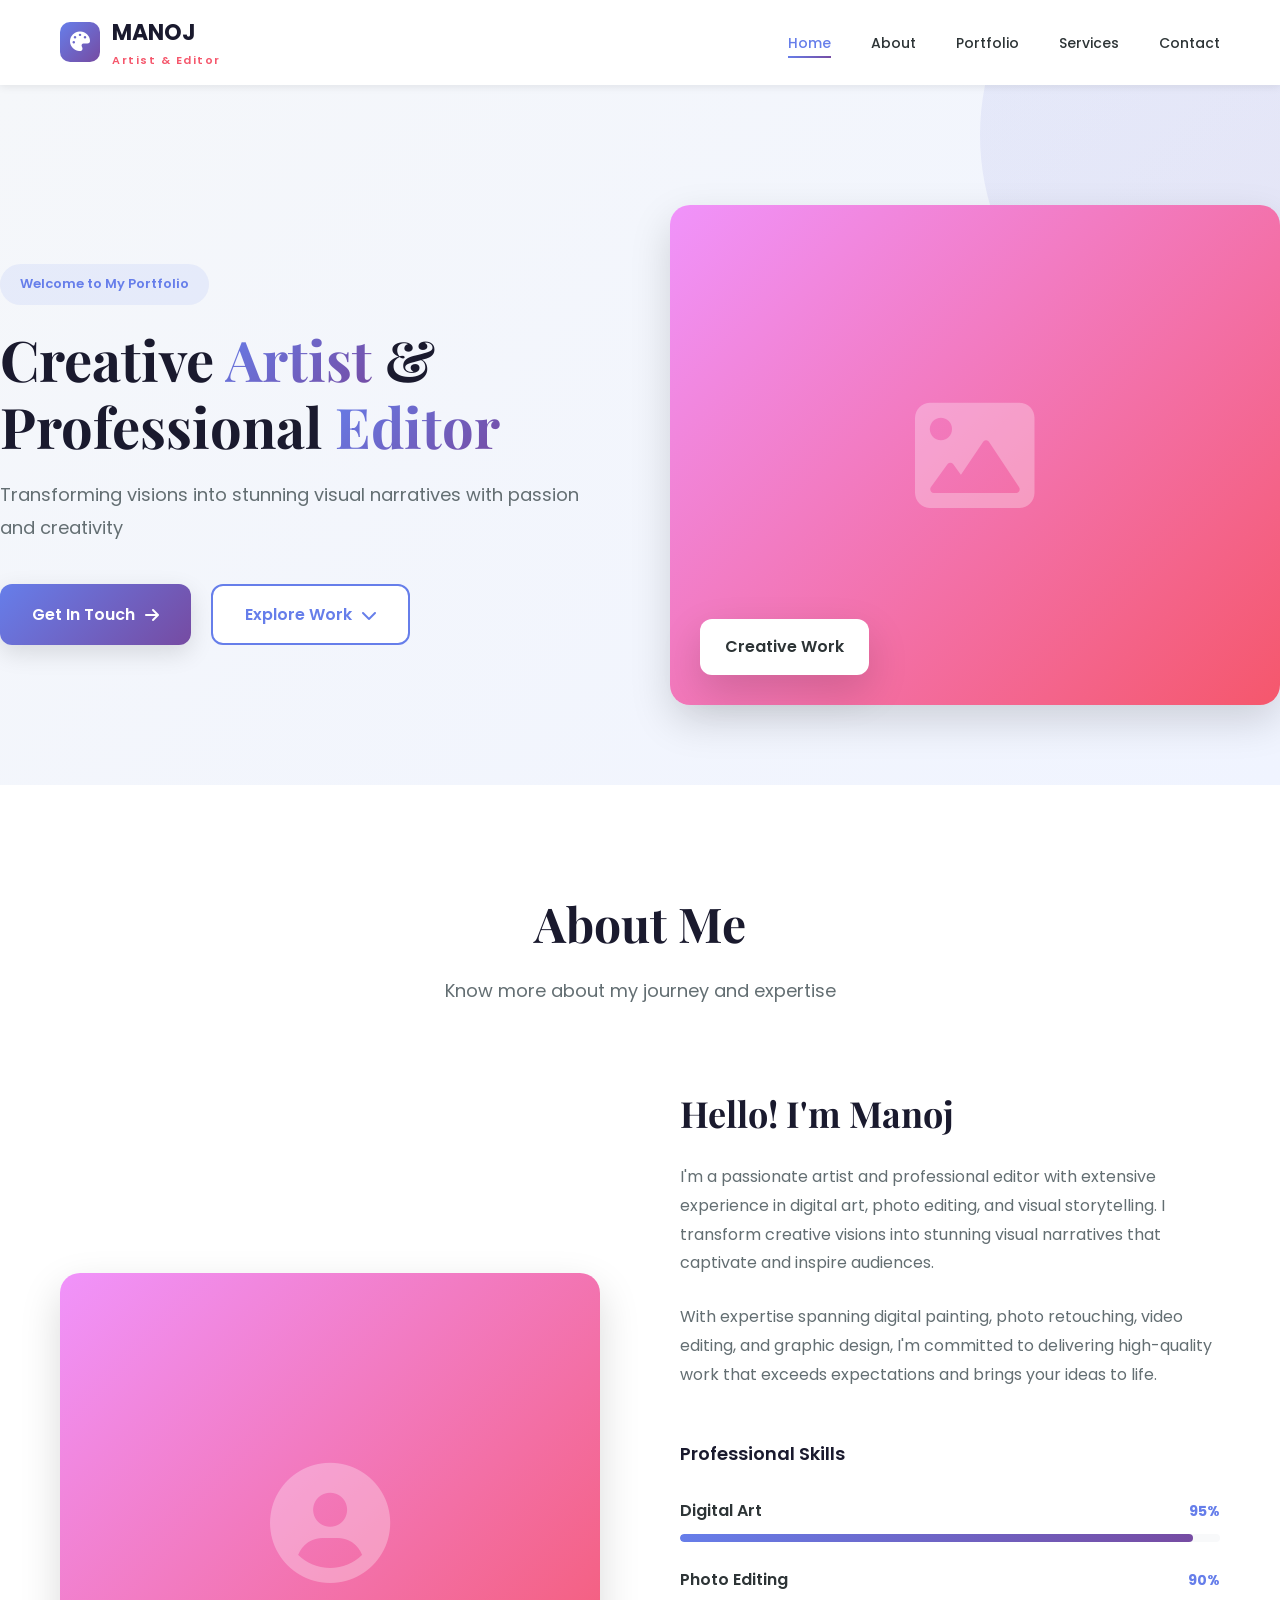
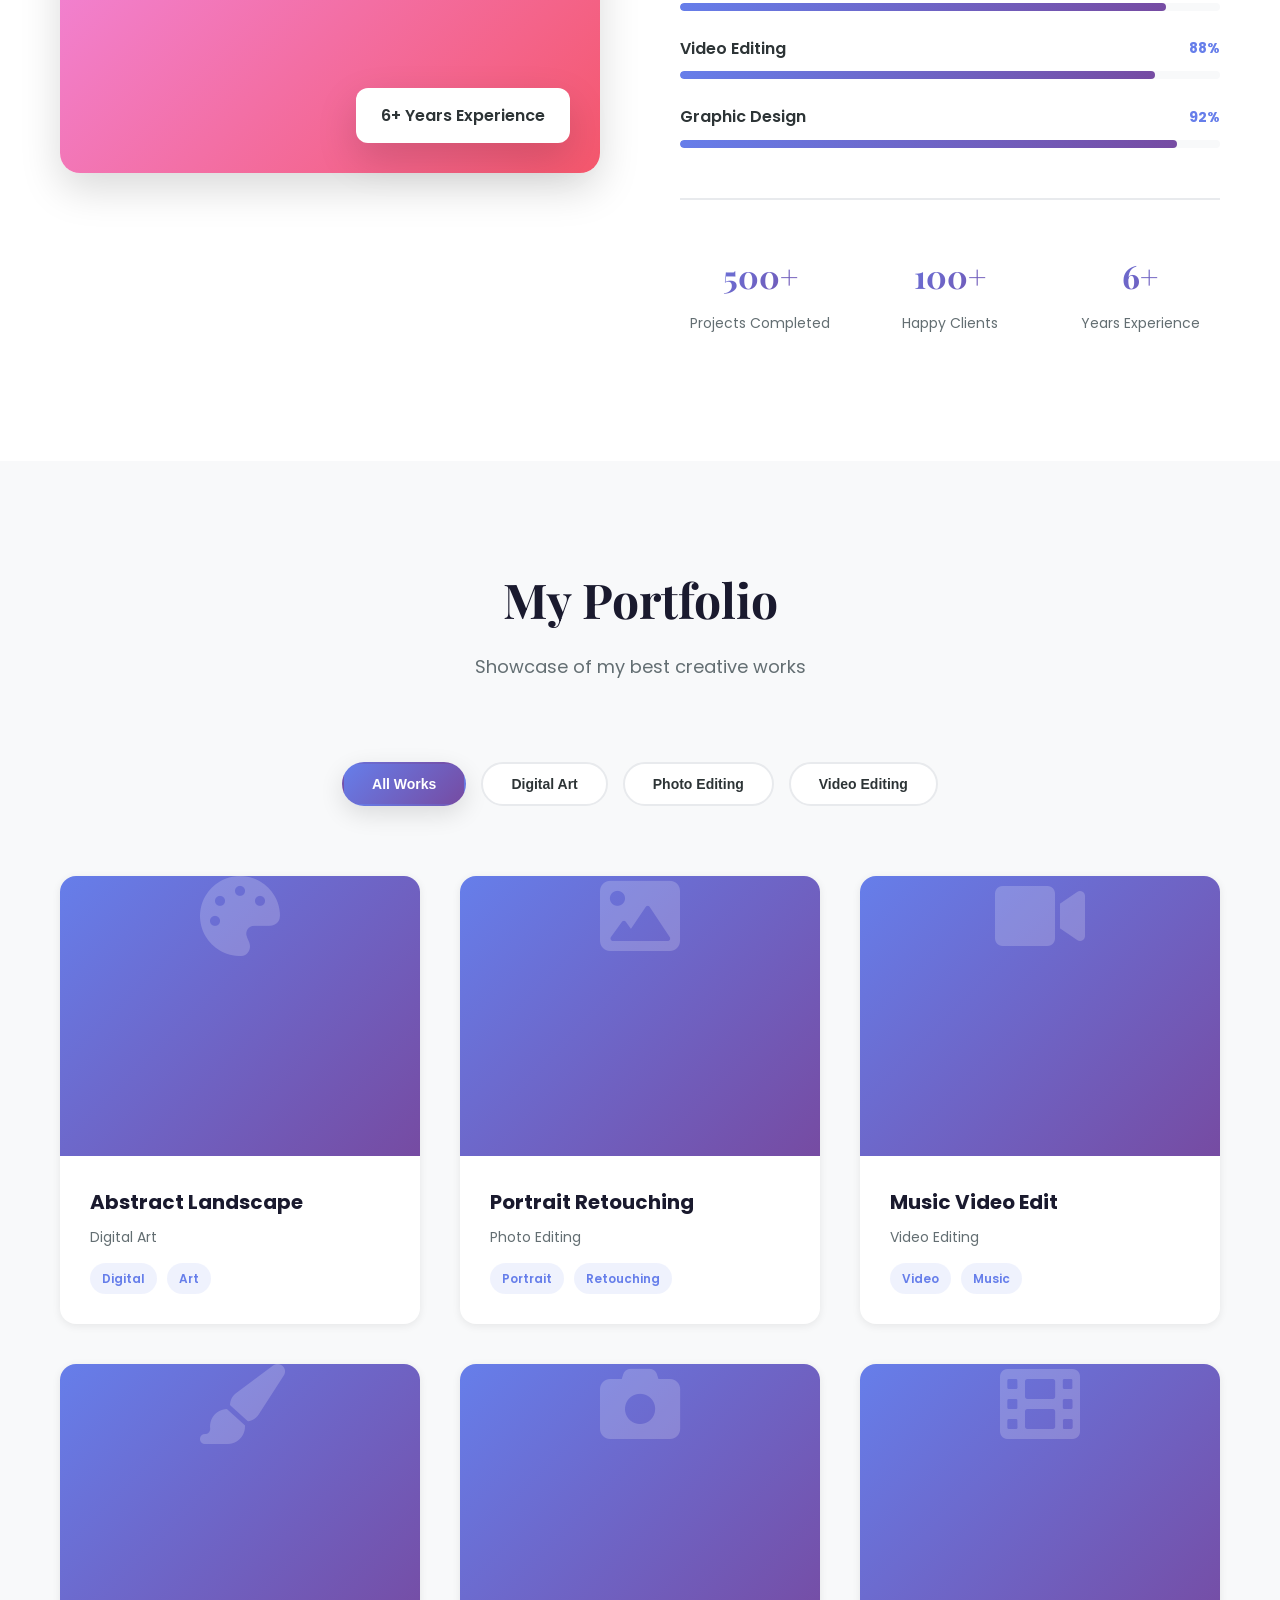
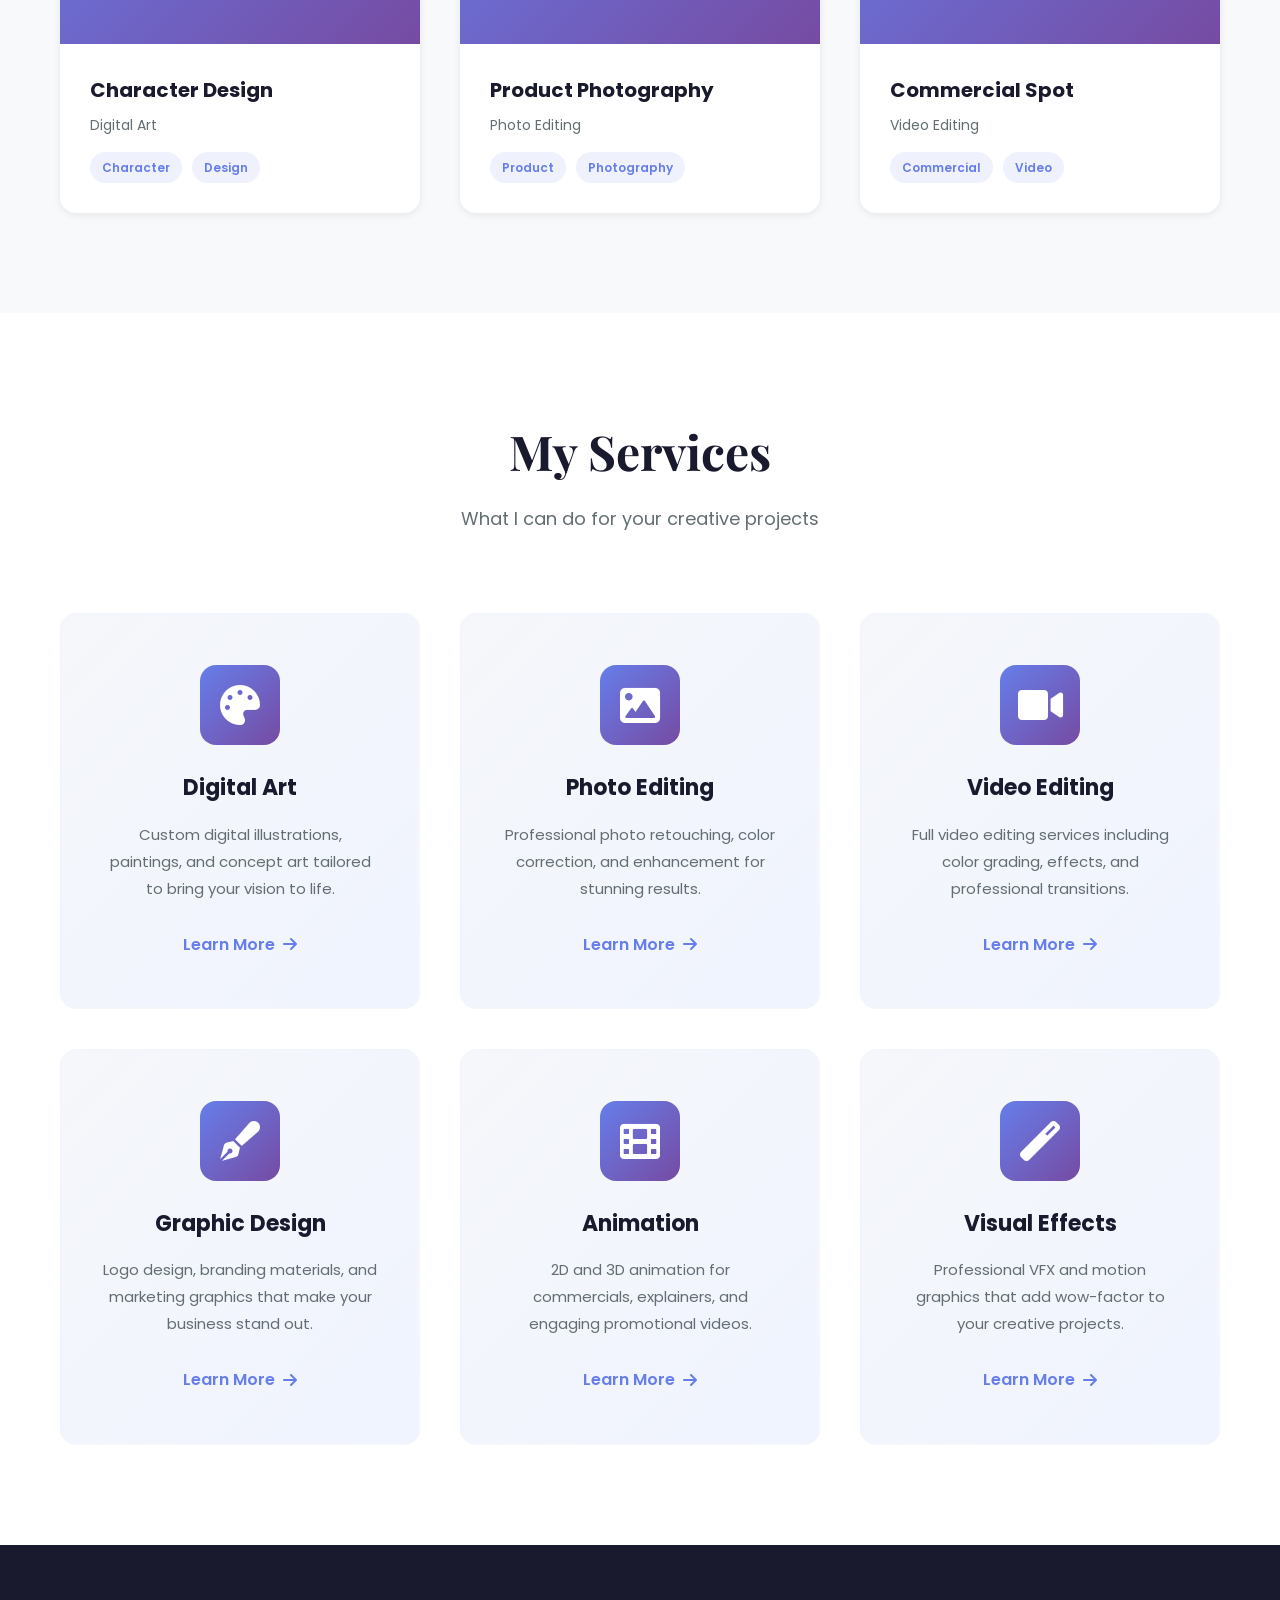
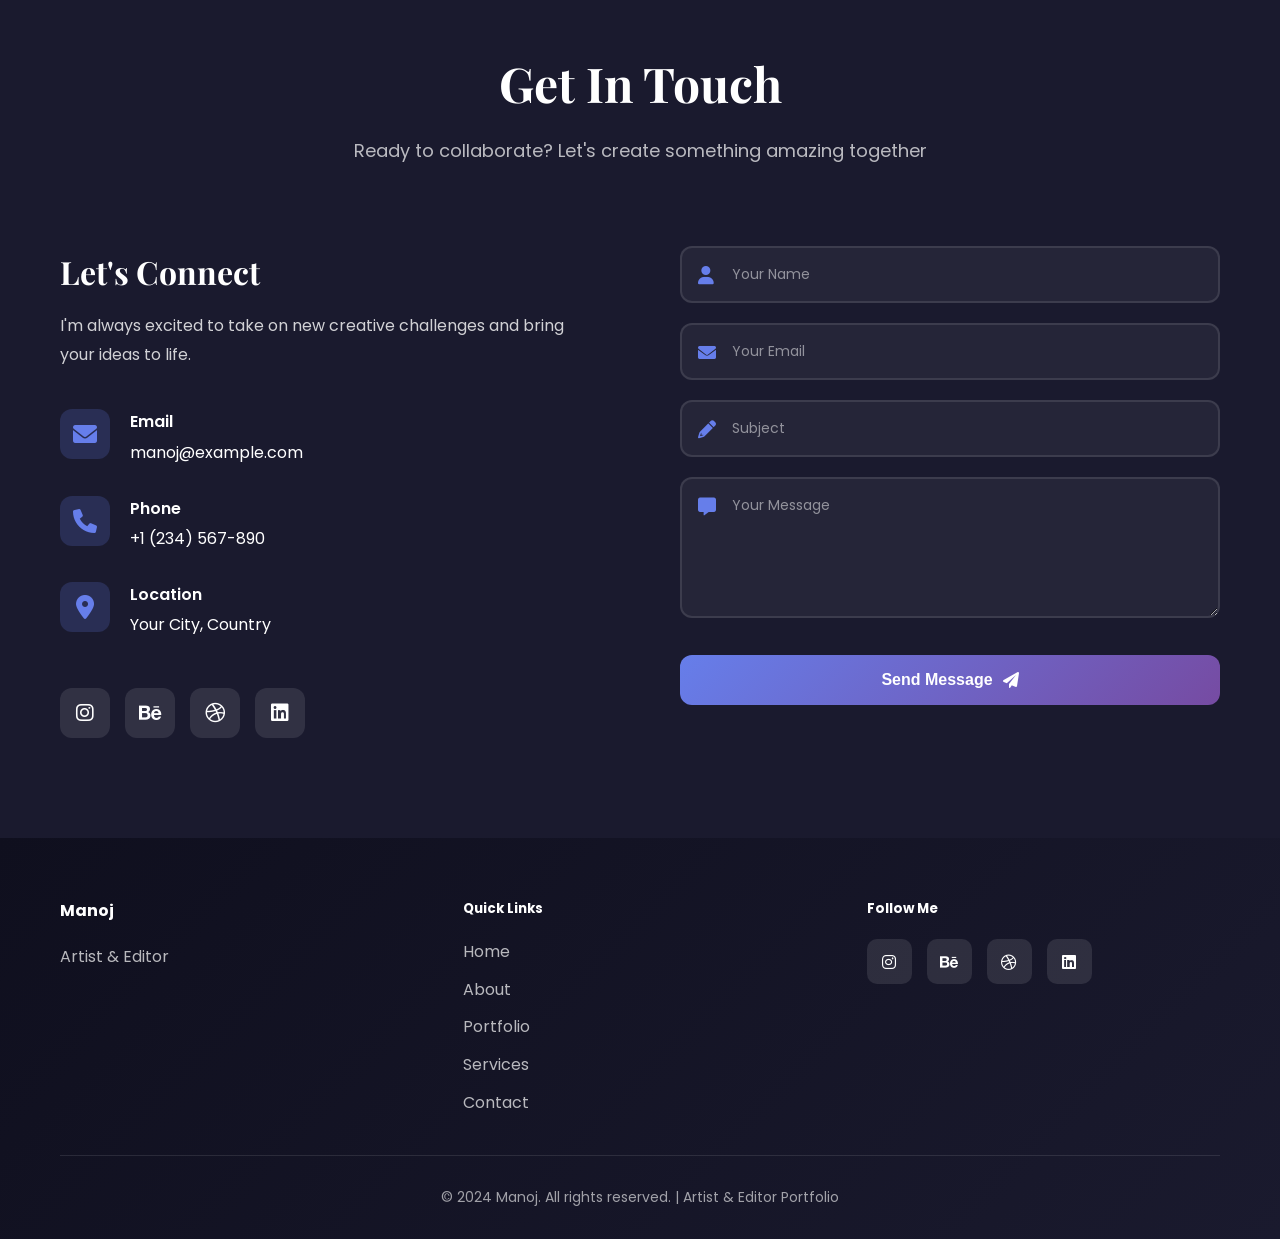
<file: portfolio.html>
<!DOCTYPE html>
<html lang="en">
<head>
    <meta charset="UTF-8">
    <meta name="viewport" content="width=device-width, initial-scale=1.0">
    <title>Manoj - Artist & Editor Portfolio</title>
    <link rel="stylesheet" href="portfolio-styles.css">
    <link rel="stylesheet" href="https://cdnjs.cloudflare.com/ajax/libs/font-awesome/6.0.0/css/all.min.css">
    <link href="https://fonts.googleapis.com/css2?family=Poppins:wght@300;400;500;600;700&family=Playfair+Display:wght@700&display=swap" rel="stylesheet">
</head>
<body>
    <!-- Navigation -->
    <nav class="navbar">
        <div class="container">
            <div class="nav-brand">
                <div class="brand-icon">
                    <i class="fas fa-palette"></i>
                </div>
                <div class="brand-text">
                    <h1>MANOJ</h1>
                    <p>Artist & Editor</p>
                </div>
            </div>
            <ul class="nav-menu">
                <li><a href="#home" class="nav-link active">Home</a></li>
                <li><a href="#about" class="nav-link">About</a></li>
                <li><a href="#portfolio" class="nav-link">Portfolio</a></li>
                <li><a href="#services" class="nav-link">Services</a></li>
                <li><a href="#contact" class="nav-link">Contact</a></li>
            </ul>
            <div class="hamburger">
                <span></span>
                <span></span>
                <span></span>
            </div>
        </div>
    </nav>

    <!-- Hero Section -->
    <section id="home" class="hero">
        <div class="hero-content">
            <span class="hero-badge">Welcome to My Portfolio</span>
            <h1 class="hero-title">Creative <span class="gradient-text">Artist</span> & Professional <span class="gradient-text">Editor</span></h1>
            <p class="hero-subtitle">Transforming visions into stunning visual narratives with passion and creativity</p>
            <div class="hero-buttons">
                <button class="cta-button btn-primary" id="ctaBtn">
                    <span>Get In Touch</span>
                    <i class="fas fa-arrow-right"></i>
                </button>
                <button class="cta-button btn-secondary" id="scrollBtn">
                    <span>Explore Work</span>
                    <i class="fas fa-chevron-down"></i>
                </button>
            </div>
        </div>
        <div class="hero-image">
            <div class="floating-card">
                <div class="placeholder-image">
                    <i class="fas fa-image"></i>
                </div>
                <div class="floating-badge">Creative Work</div>
            </div>
        </div>
        <div class="hero-decoration"></div>
    </section>

    <!-- About Section -->
    <section id="about" class="about">
        <div class="container">
            <div class="section-header">
                <h2 class="section-title">About Me</h2>
                <p class="section-subtitle">Know more about my journey and expertise</p>
            </div>
            <div class="about-content">
                <div class="about-image">
                    <div class="image-wrapper">
                        <div class="placeholder-image">
                            <i class="fas fa-user-circle"></i>
                        </div>
                        <div class="image-badge">6+ Years Experience</div>
                    </div>
                </div>
                <div class="about-text">
                    <h3>Hello! I'm Manoj</h3>
                    <p>
                        I'm a passionate artist and professional editor with extensive experience in digital art, 
                        photo editing, and visual storytelling. I transform creative visions into stunning visual 
                        narratives that captivate and inspire audiences.
                    </p>
                    <p>
                        With expertise spanning digital painting, photo retouching, video editing, and graphic design, 
                        I'm committed to delivering high-quality work that exceeds expectations and brings your ideas to life.
                    </p>
                    
                    <div class="skills">
                        <h4>Professional Skills</h4>
                        <div class="skills-list">
                            <div class="skill-item">
                                <div class="skill-header">
                                    <span class="skill-name">Digital Art</span>
                                    <span class="skill-percent">95%</span>
                                </div>
                                <div class="skill-bar">
                                    <div class="skill-progress" style="width: 95%"></div>
                                </div>
                            </div>
                            <div class="skill-item">
                                <div class="skill-header">
                                    <span class="skill-name">Photo Editing</span>
                                    <span class="skill-percent">90%</span>
                                </div>
                                <div class="skill-bar">
                                    <div class="skill-progress" style="width: 90%"></div>
                                </div>
                            </div>
                            <div class="skill-item">
                                <div class="skill-header">
                                    <span class="skill-name">Video Editing</span>
                                    <span class="skill-percent">88%</span>
                                </div>
                                <div class="skill-bar">
                                    <div class="skill-progress" style="width: 88%"></div>
                                </div>
                            </div>
                            <div class="skill-item">
                                <div class="skill-header">
                                    <span class="skill-name">Graphic Design</span>
                                    <span class="skill-percent">92%</span>
                                </div>
                                <div class="skill-bar">
                                    <div class="skill-progress" style="width: 92%"></div>
                                </div>
                            </div>
                        </div>
                    </div>

                    <div class="stats">
                        <div class="stat-item">
                            <h4>500+</h4>
                            <p>Projects Completed</p>
                        </div>
                        <div class="stat-item">
                            <h4>100+</h4>
                            <p>Happy Clients</p>
                        </div>
                        <div class="stat-item">
                            <h4>6+</h4>
                            <p>Years Experience</p>
                        </div>
                    </div>
                </div>
            </div>
        </div>
    </section>

    <!-- Portfolio Section -->
    <section id="portfolio" class="portfolio">
        <div class="container">
            <div class="section-header">
                <h2 class="section-title">My Portfolio</h2>
                <p class="section-subtitle">Showcase of my best creative works</p>
            </div>
            
            <div class="portfolio-filter">
                <button class="filter-btn active" data-filter="all">All Works</button>
                <button class="filter-btn" data-filter="digital-art">Digital Art</button>
                <button class="filter-btn" data-filter="photo-editing">Photo Editing</button>
                <button class="filter-btn" data-filter="video">Video Editing</button>
            </div>

            <div class="portfolio-grid">
                <div class="portfolio-item" data-category="digital-art">
                    <div class="portfolio-image">
                        <div class="placeholder-portfolio">
                            <i class="fas fa-palette"></i>
                        </div>
                        <div class="portfolio-overlay">
                            <button class="view-btn"><i class="fas fa-search-plus"></i></button>
                        </div>
                    </div>
                    <div class="portfolio-info">
                        <h3>Abstract Landscape</h3>
                        <p>Digital Art</p>
                        <div class="portfolio-tags">
                            <span>Digital</span>
                            <span>Art</span>
                        </div>
                    </div>
                </div>

                <div class="portfolio-item" data-category="photo-editing">
                    <div class="portfolio-image">
                        <div class="placeholder-portfolio">
                            <i class="fas fa-image"></i>
                        </div>
                        <div class="portfolio-overlay">
                            <button class="view-btn"><i class="fas fa-search-plus"></i></button>
                        </div>
                    </div>
                    <div class="portfolio-info">
                        <h3>Portrait Retouching</h3>
                        <p>Photo Editing</p>
                        <div class="portfolio-tags">
                            <span>Portrait</span>
                            <span>Retouching</span>
                        </div>
                    </div>
                </div>

                <div class="portfolio-item" data-category="video">
                    <div class="portfolio-image">
                        <div class="placeholder-portfolio">
                            <i class="fas fa-video"></i>
                        </div>
                        <div class="portfolio-overlay">
                            <button class="view-btn"><i class="fas fa-search-plus"></i></button>
                        </div>
                    </div>
                    <div class="portfolio-info">
                        <h3>Music Video Edit</h3>
                        <p>Video Editing</p>
                        <div class="portfolio-tags">
                            <span>Video</span>
                            <span>Music</span>
                        </div>
                    </div>
                </div>

                <div class="portfolio-item" data-category="digital-art">
                    <div class="portfolio-image">
                        <div class="placeholder-portfolio">
                            <i class="fas fa-paintbrush"></i>
                        </div>
                        <div class="portfolio-overlay">
                            <button class="view-btn"><i class="fas fa-search-plus"></i></button>
                        </div>
                    </div>
                    <div class="portfolio-info">
                        <h3>Character Design</h3>
                        <p>Digital Art</p>
                        <div class="portfolio-tags">
                            <span>Character</span>
                            <span>Design</span>
                        </div>
                    </div>
                </div>

                <div class="portfolio-item" data-category="photo-editing">
                    <div class="portfolio-image">
                        <div class="placeholder-portfolio">
                            <i class="fas fa-camera"></i>
                        </div>
                        <div class="portfolio-overlay">
                            <button class="view-btn"><i class="fas fa-search-plus"></i></button>
                        </div>
                    </div>
                    <div class="portfolio-info">
                        <h3>Product Photography</h3>
                        <p>Photo Editing</p>
                        <div class="portfolio-tags">
                            <span>Product</span>
                            <span>Photography</span>
                        </div>
                    </div>
                </div>

                <div class="portfolio-item" data-category="video">
                    <div class="portfolio-image">
                        <div class="placeholder-portfolio">
                            <i class="fas fa-film"></i>
                        </div>
                        <div class="portfolio-overlay">
                            <button class="view-btn"><i class="fas fa-search-plus"></i></button>
                        </div>
                    </div>
                    <div class="portfolio-info">
                        <h3>Commercial Spot</h3>
                        <p>Video Editing</p>
                        <div class="portfolio-tags">
                            <span>Commercial</span>
                            <span>Video</span>
                        </div>
                    </div>
                </div>
            </div>
        </div>
    </section>

    <!-- Services Section -->
    <section id="services" class="services">
        <div class="container">
            <div class="section-header">
                <h2 class="section-title">My Services</h2>
                <p class="section-subtitle">What I can do for your creative projects</p>
            </div>

            <div class="services-grid">
                <div class="service-card">
                    <div class="service-icon-wrapper">
                        <div class="service-icon">
                            <i class="fas fa-palette"></i>
                        </div>
                    </div>
                    <h3>Digital Art</h3>
                    <p>Custom digital illustrations, paintings, and concept art tailored to bring your vision to life.</p>
                    <a href="#contact" class="service-link">Learn More <i class="fas fa-arrow-right"></i></a>
                </div>

                <div class="service-card">
                    <div class="service-icon-wrapper">
                        <div class="service-icon">
                            <i class="fas fa-image"></i>
                        </div>
                    </div>
                    <h3>Photo Editing</h3>
                    <p>Professional photo retouching, color correction, and enhancement for stunning results.</p>
                    <a href="#contact" class="service-link">Learn More <i class="fas fa-arrow-right"></i></a>
                </div>

                <div class="service-card">
                    <div class="service-icon-wrapper">
                        <div class="service-icon">
                            <i class="fas fa-video"></i>
                        </div>
                    </div>
                    <h3>Video Editing</h3>
                    <p>Full video editing services including color grading, effects, and professional transitions.</p>
                    <a href="#contact" class="service-link">Learn More <i class="fas fa-arrow-right"></i></a>
                </div>

                <div class="service-card">
                    <div class="service-icon-wrapper">
                        <div class="service-icon">
                            <i class="fas fa-pen-fancy"></i>
                        </div>
                    </div>
                    <h3>Graphic Design</h3>
                    <p>Logo design, branding materials, and marketing graphics that make your business stand out.</p>
                    <a href="#contact" class="service-link">Learn More <i class="fas fa-arrow-right"></i></a>
                </div>

                <div class="service-card">
                    <div class="service-icon-wrapper">
                        <div class="service-icon">
                            <i class="fas fa-film"></i>
                        </div>
                    </div>
                    <h3>Animation</h3>
                    <p>2D and 3D animation for commercials, explainers, and engaging promotional videos.</p>
                    <a href="#contact" class="service-link">Learn More <i class="fas fa-arrow-right"></i></a>
                </div>

                <div class="service-card">
                    <div class="service-icon-wrapper">
                        <div class="service-icon">
                            <i class="fas fa-magic"></i>
                        </div>
                    </div>
                    <h3>Visual Effects</h3>
                    <p>Professional VFX and motion graphics that add wow-factor to your creative projects.</p>
                    <a href="#contact" class="service-link">Learn More <i class="fas fa-arrow-right"></i></a>
                </div>
            </div>
        </div>
    </section>

    <!-- Contact Section -->
    <section id="contact" class="contact">
        <div class="container">
            <div class="section-header">
                <h2 class="section-title">Get In Touch</h2>
                <p class="section-subtitle">Ready to collaborate? Let's create something amazing together</p>
            </div>

            <div class="contact-content">
                <div class="contact-info">
                    <h3>Let's Connect</h3>
                    <p>I'm always excited to take on new creative challenges and bring your ideas to life.</p>
                    
                    <div class="contact-details">
                        <div class="contact-item">
                            <div class="contact-icon">
                                <i class="fas fa-envelope"></i>
                            </div>
                            <div>
                                <h4>Email</h4>
                                <a href="mailto:manoj@example.com">manoj@example.com</a>
                            </div>
                        </div>
                        <div class="contact-item">
                            <div class="contact-icon">
                                <i class="fas fa-phone"></i>
                            </div>
                            <div>
                                <h4>Phone</h4>
                                <a href="tel:+1234567890">+1 (234) 567-890</a>
                            </div>
                        </div>
                        <div class="contact-item">
                            <div class="contact-icon">
                                <i class="fas fa-map-marker-alt"></i>
                            </div>
                            <div>
                                <h4>Location</h4>
                                <p>Your City, Country</p>
                            </div>
                        </div>
                    </div>

                    <div class="social-links">
                        <a href="#" class="social-icon" title="Instagram"><i class="fab fa-instagram"></i></a>
                        <a href="#" class="social-icon" title="Behance"><i class="fab fa-behance"></i></a>
                        <a href="#" class="social-icon" title="Dribbble"><i class="fab fa-dribbble"></i></a>
                        <a href="#" class="social-icon" title="LinkedIn"><i class="fab fa-linkedin"></i></a>
                    </div>
                </div>

                <form class="contact-form" id="contactForm">
                    <div class="form-group">
                        <input type="text" id="name" placeholder="Your Name" required>
                        <span class="form-icon"><i class="fas fa-user"></i></span>
                    </div>
                    <div class="form-group">
                        <input type="email" id="email" placeholder="Your Email" required>
                        <span class="form-icon"><i class="fas fa-envelope"></i></span>
                    </div>
                    <div class="form-group">
                        <input type="text" id="subject" placeholder="Subject" required>
                        <span class="form-icon"><i class="fas fa-pencil-alt"></i></span>
                    </div>
                    <div class="form-group">
                        <textarea id="message" placeholder="Your Message" rows="5" required></textarea>
                        <span class="form-icon"><i class="fas fa-message"></i></span>
                    </div>
                    <button type="submit" class="submit-btn">
                        <span>Send Message</span>
                        <i class="fas fa-paper-plane"></i>
                    </button>
                </form>
            </div>
        </div>
    </section>

    <!-- Footer -->
    <footer class="footer">
        <div class="container">
            <div class="footer-content">
                <div class="footer-section">
                    <h4>Manoj</h4>
                    <p>Artist & Editor</p>
                </div>
                <div class="footer-section">
                    <h5>Quick Links</h5>
                    <div class="footer-links">
                        <a href="#home">Home</a>
                        <a href="#about">About</a>
                        <a href="#portfolio">Portfolio</a>
                        <a href="#services">Services</a>
                        <a href="#contact">Contact</a>
                    </div>
                </div>
                <div class="footer-section">
                    <h5>Follow Me</h5>
                    <div class="footer-social">
                        <a href="#"><i class="fab fa-instagram"></i></a>
                        <a href="#"><i class="fab fa-behance"></i></a>
                        <a href="#"><i class="fab fa-dribbble"></i></a>
                        <a href="#"><i class="fab fa-linkedin"></i></a>
                    </div>
                </div>
            </div>
            <div class="footer-bottom">
                <p>&copy; 2024 Manoj. All rights reserved. | Artist & Editor Portfolio</p>
            </div>
        </div>
    </footer>

    <script src="portfolio-script.js"></script>
</body>
</html>
</file>
<file: portfolio-styles.css>
* {
    margin: 0;
    padding: 0;
    box-sizing: border-box;
}

:root {
    --primary-gradient: linear-gradient(135deg, #667eea 0%, #764ba2 100%);
    --secondary-gradient: linear-gradient(135deg, #f093fb 0%, #f5576c 100%);
    --primary-color: #667eea;
    --secondary-color: #f5576c;
    --dark-color: #1a1a2e;
    --light-color: #f8f9fa;
    --text-color: #2d3436;
    --text-light: #636e72;
    --border-color: #e8eaed;
    --shadow-sm: 0 2px 8px rgba(0, 0, 0, 0.08);
    --shadow-md: 0 8px 24px rgba(0, 0, 0, 0.12);
    --shadow-lg: 0 16px 40px rgba(0, 0, 0, 0.15);
}

html {
    scroll-behavior: smooth;
}

body {
    font-family: 'Poppins', sans-serif;
    color: var(--text-color);
    line-height: 1.6;
    overflow-x: hidden;
    background: #fff;
}

.container {
    max-width: 1200px;
    margin: 0 auto;
    padding: 0 20px;
}

/* Navigation */
.navbar {
    background: white;
    box-shadow: var(--shadow-sm);
    position: sticky;
    top: 0;
    z-index: 100;
    backdrop-filter: blur(10px);
    background: rgba(255, 255, 255, 0.95);
}

.navbar .container {
    display: flex;
    justify-content: space-between;
    align-items: center;
    padding: 15px 20px;
}

.nav-brand {
    display: flex;
    align-items: center;
    gap: 12px;
}

.brand-icon {
    width: 40px;
    height: 40px;
    background: var(--primary-gradient);
    border-radius: 10px;
    display: flex;
    align-items: center;
    justify-content: center;
    color: white;
    font-size: 20px;
}

.brand-text h1 {
    font-size: 22px;
    color: var(--dark-color);
    margin-bottom: 2px;
    font-weight: 700;
}

.brand-text p {
    font-size: 11px;
    color: var(--secondary-color);
    letter-spacing: 1.5px;
    font-weight: 600;
}

.nav-menu {
    display: flex;
    list-style: none;
    gap: 40px;
}

.nav-link {
    text-decoration: none;
    color: var(--text-color);
    font-weight: 500;
    font-size: 14px;
    transition: all 0.3s ease;
    position: relative;
}

.nav-link::after {
    content: '';
    position: absolute;
    bottom: -5px;
    left: 0;
    width: 0;
    height: 2px;
    background: var(--primary-gradient);
    transition: width 0.3s ease;
}

.nav-link:hover::after,
.nav-link.active::after {
    width: 100%;
}

.nav-link:hover,
.nav-link.active {
    color: var(--primary-color);
}

.hamburger {
    display: none;
    flex-direction: column;
    cursor: pointer;
    gap: 6px;
}

.hamburger span {
    width: 25px;
    height: 3px;
    background: var(--primary-color);
    border-radius: 3px;
    transition: all 0.3s ease;
}

/* Hero Section */
.hero {
    display: grid;
    grid-template-columns: 1fr 1fr;
    align-items: center;
    gap: 60px;
    padding: 120px 0 80px;
    min-height: 700px;
    background: linear-gradient(135deg, #f5f7fa 0%, #f0f4ff 100%);
    position: relative;
    overflow: hidden;
}

.hero-decoration {
    position: absolute;
    width: 500px;
    height: 500px;
    background: var(--primary-gradient);
    border-radius: 50%;
    opacity: 0.1;
    top: -200px;
    right: -200px;
    z-index: 0;
}

.hero-content {
    position: relative;
    z-index: 1;
}

.hero-badge {
    display: inline-block;
    padding: 10px 20px;
    background: rgba(102, 126, 234, 0.1);
    color: var(--primary-color);
    border-radius: 50px;
    font-size: 13px;
    font-weight: 600;
    margin-bottom: 20px;
}

.hero-title {
    font-family: 'Playfair Display', serif;
    font-size: 56px;
    margin-bottom: 20px;
    font-weight: 700;
    line-height: 1.2;
    color: var(--dark-color);
}

.gradient-text {
    background: var(--primary-gradient);
    -webkit-background-clip: text;
    -webkit-text-fill-color: transparent;
    background-clip: text;
}

.hero-subtitle {
    font-size: 18px;
    margin-bottom: 40px;
    color: var(--text-light);
    line-height: 1.8;
}

.hero-buttons {
    display: flex;
    gap: 20px;
    flex-wrap: wrap;
}

.cta-button {
    display: inline-flex;
    align-items: center;
    gap: 10px;
    padding: 16px 32px;
    border: none;
    border-radius: 12px;
    font-size: 16px;
    font-weight: 600;
    cursor: pointer;
    transition: all 0.3s ease;
    font-family: 'Poppins', sans-serif;
}

.btn-primary {
    background: var(--primary-gradient);
    color: white;
    box-shadow: var(--shadow-md);
}

.btn-primary:hover {
    transform: translateY(-4px);
    box-shadow: 0 12px 32px rgba(102, 126, 234, 0.4);
}

.btn-secondary {
    background: white;
    color: var(--primary-color);
    border: 2px solid var(--primary-color);
}

.btn-secondary:hover {
    background: var(--primary-color);
    color: white;
    transform: translateY(-4px);
}

.hero-image {
    position: relative;
    z-index: 1;
}

.floating-card {
    position: relative;
}

.placeholder-image {
    display: flex;
    align-items: center;
    justify-content: center;
    background: var(--secondary-gradient);
    border-radius: 20px;
    min-height: 500px;
    box-shadow: var(--shadow-lg);
    animation: float 3s ease-in-out infinite;
}

@keyframes float {
    0%, 100% { transform: translateY(0px); }
    50% { transform: translateY(-20px); }
}

.placeholder-image i {
    font-size: 120px;
    color: rgba(255, 255, 255, 0.3);
}

.floating-badge {
    position: absolute;
    bottom: 30px;
    left: 30px;
    background: white;
    padding: 15px 25px;
    border-radius: 12px;
    font-weight: 600;
    box-shadow: var(--shadow-lg);
}

/* About Section */
.about {
    padding: 100px 0;
    background: white;
}

.section-header {
    text-align: center;
    margin-bottom: 80px;
}

.section-title {
    font-family: 'Playfair Display', serif;
    font-size: 48px;
    color: var(--dark-color);
    margin-bottom: 15px;
    font-weight: 700;
}

.section-subtitle {
    font-size: 18px;
    color: var(--text-light);
}

.about-content {
    display: grid;
    grid-template-columns: 1fr 1fr;
    gap: 80px;
    align-items: center;
}

.image-wrapper {
    position: relative;
}

.placeholder-image {
    border-radius: 20px;
    min-height: 500px;
    box-shadow: var(--shadow-lg);
}

.image-badge {
    position: absolute;
    bottom: 30px;
    right: 30px;
    background: white;
    padding: 15px 25px;
    border-radius: 12px;
    font-weight: 600;
    box-shadow: var(--shadow-lg);
}

.about-text h3 {
    font-family: 'Playfair Display', serif;
    font-size: 36px;
    margin-bottom: 20px;
    color: var(--dark-color);
}

.about-text p {
    font-size: 16px;
    margin-bottom: 25px;
    line-height: 1.8;
    color: var(--text-light);
}

.skills {
    margin-top: 50px;
}

.skills h4 {
    font-size: 18px;
    margin-bottom: 30px;
    color: var(--dark-color);
    font-weight: 600;
}

.skills-list {
    display: flex;
    flex-direction: column;
    gap: 25px;
}

.skill-item {
    display: flex;
    flex-direction: column;
    gap: 10px;
}

.skill-header {
    display: flex;
    justify-content: space-between;
    align-items: center;
}

.skill-name {
    font-weight: 600;
    color: var(--text-color);
}

.skill-percent {
    font-weight: 700;
    color: var(--primary-color);
    font-size: 14px;
}

.skill-bar {
    height: 8px;
    background: var(--light-color);
    border-radius: 10px;
    overflow: hidden;
}

.skill-progress {
    height: 100%;
    background: var(--primary-gradient);
    border-radius: 10px;
    transition: width 1s ease;
}

.stats {
    display: grid;
    grid-template-columns: repeat(3, 1fr);
    gap: 30px;
    margin-top: 50px;
    padding-top: 50px;
    border-top: 2px solid var(--border-color);
}

.stat-item {
    text-align: center;
}

.stat-item h4 {
    font-family: 'Playfair Display', serif;
    font-size: 32px;
    background: var(--primary-gradient);
    -webkit-background-clip: text;
    -webkit-text-fill-color: transparent;
    background-clip: text;
    margin-bottom: 10px;
}

.stat-item p {
    color: var(--text-light);
    font-size: 14px;
}

/* Portfolio Section */
.portfolio {
    padding: 100px 0;
    background: var(--light-color);
}

.portfolio-filter {
    text-align: center;
    margin-bottom: 70px;
    display: flex;
    justify-content: center;
    gap: 15px;
    flex-wrap: wrap;
}

.filter-btn {
    padding: 12px 28px;
    border: 2px solid var(--border-color);
    background: white;
    color: var(--text-color);
    border-radius: 30px;
    cursor: pointer;
    font-weight: 600;
    transition: all 0.3s ease;
    font-size: 14px;
}

.filter-btn.active,
.filter-btn:hover {
    background: var(--primary-gradient);
    color: white;
    border-color: transparent;
    box-shadow: var(--shadow-md);
}

.portfolio-grid {
    display: grid;
    grid-template-columns: repeat(auto-fit, minmax(330px, 1fr));
    gap: 40px;
}

.portfolio-item {
    background: white;
    border-radius: 16px;
    overflow: hidden;
    box-shadow: var(--shadow-sm);
    transition: all 0.3s ease;
    cursor: pointer;
}

.portfolio-item:hover {
    transform: translateY(-12px);
    box-shadow: var(--shadow-lg);
}

.portfolio-image {
    min-height: 280px;
    background: var(--primary-gradient);
    position: relative;
    overflow: hidden;
}

.placeholder-portfolio {
    height: 100%;
    display: flex;
    align-items: center;
    justify-content: center;
    font-size: 80px;
    color: rgba(255, 255, 255, 0.2);
}

.portfolio-overlay {
    position: absolute;
    top: 0;
    left: 0;
    right: 0;
    bottom: 0;
    background: rgba(0, 0, 0, 0.6);
    display: flex;
    align-items: center;
    justify-content: center;
    opacity: 0;
    transition: opacity 0.3s ease;
}

.portfolio-item:hover .portfolio-overlay {
    opacity: 1;
}

.view-btn {
    width: 60px;
    height: 60px;
    background: white;
    border: none;
    border-radius: 50%;
    cursor: pointer;
    font-size: 24px;
    color: var(--primary-color);
    display: flex;
    align-items: center;
    justify-content: center;
    transition: all 0.3s ease;
}

.view-btn:hover {
    transform: scale(1.1);
}

.portfolio-info {
    padding: 30px;
}

.portfolio-info h3 {
    font-size: 20px;
    margin-bottom: 8px;
    color: var(--dark-color);
}

.portfolio-info p {
    color: var(--text-light);
    font-size: 14px;
    margin-bottom: 15px;
}

.portfolio-tags {
    display: flex;
    gap: 10px;
    flex-wrap: wrap;
}

.portfolio-tags span {
    background: rgba(102, 126, 234, 0.1);
    color: var(--primary-color);
    padding: 6px 12px;
    border-radius: 20px;
    font-size: 12px;
    font-weight: 600;
}

/* Services Section */
.services {
    padding: 100px 0;
    background: white;
}

.services-grid {
    display: grid;
    grid-template-columns: repeat(auto-fit, minmax(340px, 1fr));
    gap: 40px;
}

.service-card {
    padding: 50px 40px;
    background: linear-gradient(135deg, #f5f7fa 0%, #f0f4ff 100%);
    border-radius: 16px;
    text-align: center;
    transition: all 0.3s ease;
    border: 2px solid transparent;
    position: relative;
    overflow: hidden;
}

.service-card::before {
    content: '';
    position: absolute;
    top: 0;
    left: 0;
    right: 0;
    height: 4px;
    background: var(--primary-gradient);
    transform: scaleX(0);
    transform-origin: left;
    transition: transform 0.3s ease;
}

.service-card:hover {
    transform: translateY(-12px);
    box-shadow: var(--shadow-lg);
}

.service-card:hover::before {
    transform: scaleX(1);
}

.service-icon-wrapper {
    margin-bottom: 25px;
}

.service-icon {
    width: 80px;
    height: 80px;
    margin: 0 auto 25px;
    background: var(--primary-gradient);
    border-radius: 16px;
    display: flex;
    align-items: center;
    justify-content: center;
    color: white;
    font-size: 40px;
    transition: all 0.3s ease;
}

.service-card:hover .service-icon {
    transform: scale(1.1) rotate(5deg);
}

.service-card h3 {
    font-size: 22px;
    margin-bottom: 15px;
    color: var(--dark-color);
    font-weight: 700;
}

.service-card p {
    color: var(--text-light);
    margin-bottom: 30px;
    line-height: 1.8;
    font-size: 15px;
}

.service-link {
    display: inline-flex;
    align-items: center;
    gap: 8px;
    color: var(--primary-color);
    text-decoration: none;
    font-weight: 600;
    transition: all 0.3s ease;
}

.service-link:hover {
    gap: 12px;
}

/* Contact Section */
.contact {
    padding: 100px 0;
    background: var(--dark-color);
    color: white;
}

.contact .section-title {
    color: white;
}

.contact .section-subtitle {
    color: rgba(255, 255, 255, 0.7);
}

.contact-content {
    display: grid;
    grid-template-columns: 1fr 1fr;
    gap: 80px;
    align-items: start;
}

.contact-info h3 {
    font-family: 'Playfair Display', serif;
    font-size: 32px;
    margin-bottom: 15px;
}

.contact-info > p {
    margin-bottom: 40px;
    opacity: 0.8;
    line-height: 1.8;
}

.contact-details {
    margin-bottom: 50px;
}

.contact-item {
    display: flex;
    gap: 20px;
    margin-bottom: 30px;
    align-items: flex-start;
}

.contact-icon {
    width: 50px;
    height: 50px;
    background: rgba(102, 126, 234, 0.2);
    border-radius: 12px;
    display: flex;
    align-items: center;
    justify-content: center;
    font-size: 24px;
    color: var(--primary-color);
    flex-shrink: 0;
}

.contact-item h4 {
    font-size: 16px;
    margin-bottom: 5px;
    font-weight: 600;
}

.contact-item a {
    color: white;
    text-decoration: none;
    transition: color 0.3s ease;
}

.contact-item a:hover {
    color: var(--primary-color);
}

.social-links {
    display: flex;
    gap: 15px;
}

.social-icon {
    width: 50px;
    height: 50px;
    background: rgba(255, 255, 255, 0.1);
    color: white;
    border-radius: 12px;
    transition: all 0.3s ease;
    text-decoration: none;
    display: flex;
    align-items: center;
    justify-content: center;
    font-size: 20px;
}

.social-icon:hover {
    background: var(--primary-gradient);
    transform: translateY(-8px);
}

.contact-form {
    display: flex;
    flex-direction: column;
    gap: 20px;
}

.form-group {
    position: relative;
}

.form-group input,
.form-group textarea {
    width: 100%;
    padding: 16px 20px 16px 50px;
    border: 2px solid rgba(255, 255, 255, 0.1);
    border-radius: 12px;
    font-family: 'Poppins', sans-serif;
    font-size: 14px;
    background: rgba(255, 255, 255, 0.05);
    color: white;
    transition: all 0.3s ease;
}

.form-group input::placeholder,
.form-group textarea::placeholder {
    color: rgba(255, 255, 255, 0.5);
}

.form-group input:focus,
.form-group textarea:focus {
    outline: none;
    background: rgba(255, 255, 255, 0.1);
    border-color: var(--primary-color);
}

.form-icon {
    position: absolute;
    left: 18px;
    top: 16px;
    color: var(--primary-color);
    font-size: 18px;
}

.form-group textarea {
    resize: vertical;
    min-height: 120px;
    padding-top: 16px;
}

.submit-btn {
    padding: 16px;
    background: var(--primary-gradient);
    color: white;
    border: none;
    border-radius: 12px;
    font-size: 16px;
    font-weight: 600;
    cursor: pointer;
    transition: all 0.3s ease;
    display: flex;
    align-items: center;
    justify-content: center;
    gap: 10px;
    margin-top: 10px;
}

.submit-btn:hover {
    transform: translateY(-4px);
    box-shadow: 0 12px 32px rgba(102, 126, 234, 0.4);
}

/* Footer */
.footer {
    background: linear-gradient(135deg, #0f0f1e 0%, #1a1a2e 100%);
    color: white;
    padding: 60px 0 30px;
}

.footer-content {
    display: grid;
    grid-template-columns: repeat(auto-fit, minmax(250px, 1fr));
    gap: 50px;
    margin-bottom: 40px;
}

.footer-section h4,
.footer-section h5 {
    margin-bottom: 20px;
    font-weight: 700;
}

.footer-section p {
    opacity: 0.7;
}

.footer-links {
    display: flex;
    flex-direction: column;
    gap: 12px;
}

.footer-links a {
    color: rgba(255, 255, 255, 0.7);
    text-decoration: none;
    transition: color 0.3s ease;
}

.footer-links a:hover {
    color: var(--primary-color);
}

.footer-social {
    display: flex;
    gap: 15px;
}

.footer-social a {
    width: 45px;
    height: 45px;
    background: rgba(255, 255, 255, 0.1);
    color: white;
    border-radius: 10px;
    display: flex;
    align-items: center;
    justify-content: center;
    transition: all 0.3s ease;
    text-decoration: none;
}

.footer-social a:hover {
    background: var(--primary-gradient);
    transform: translateY(-5px);
}

.footer-bottom {
    border-top: 1px solid rgba(255, 255, 255, 0.1);
    padding-top: 30px;
    text-align: center;
    color: rgba(255, 255, 255, 0.6);
    font-size: 14px;
}

/* Responsive */
@media (max-width: 768px) {
    .hamburger {
        display: flex;
    }

    .nav-menu {
        display: none;
        position: absolute;
        top: 100%;
        left: 0;
        right: 0;
        flex-direction: column;
        background: white;
        padding: 20px;
        box-shadow: var(--shadow-md);
        gap: 0;
    }

    .nav-menu.active {
        display: flex;
    }

    .nav-menu li {
        margin: 15px 0;
    }

    .hero {
        grid-template-columns: 1fr;
        padding: 80px 0 60px;
        text-align: center;
    }

    .hero-title {
        font-size: 36px;
    }

    .hero-subtitle {
        font-size: 16px;
    }

    .hero-buttons {
        justify-content: center;
    }

    .placeholder-image {
        min-height: 300px;
    }

    .about-content,
    .contact-content {
        grid-template-columns: 1fr;
        gap: 50px;
    }

    .portfolio-grid {
        grid-template-columns: 1fr;
        gap: 30px;
    }

    .services-grid {
        grid-template-columns: 1fr;
    }

    .section-title {
        font-size: 36px;
    }

    .stats {
        grid-template-columns: 1fr;
        gap: 20px;
    }

    .footer-content {
        grid-template-columns: 1fr;
        gap: 30px;
    }
}

@media (max-width: 480px) {
    .hero-title {
        font-size: 28px;
    }

    .hero-subtitle {
        font-size: 14px;
    }

    .cta-button {
        padding: 14px 24px;
        font-size: 14px;
    }

    .section-title {
        font-size: 28px;
    }

    .nav-menu {
        gap: 0;
    }

    .portfolio-filter {
        gap: 10px;
    }

    .filter-btn {
        padding: 10px 20px;
        font-size: 12px;
    }

    .service-card {
        padding: 30px 20px;
    }

    .about-text h3 {
        font-size: 24px;
    }
}
</file>
